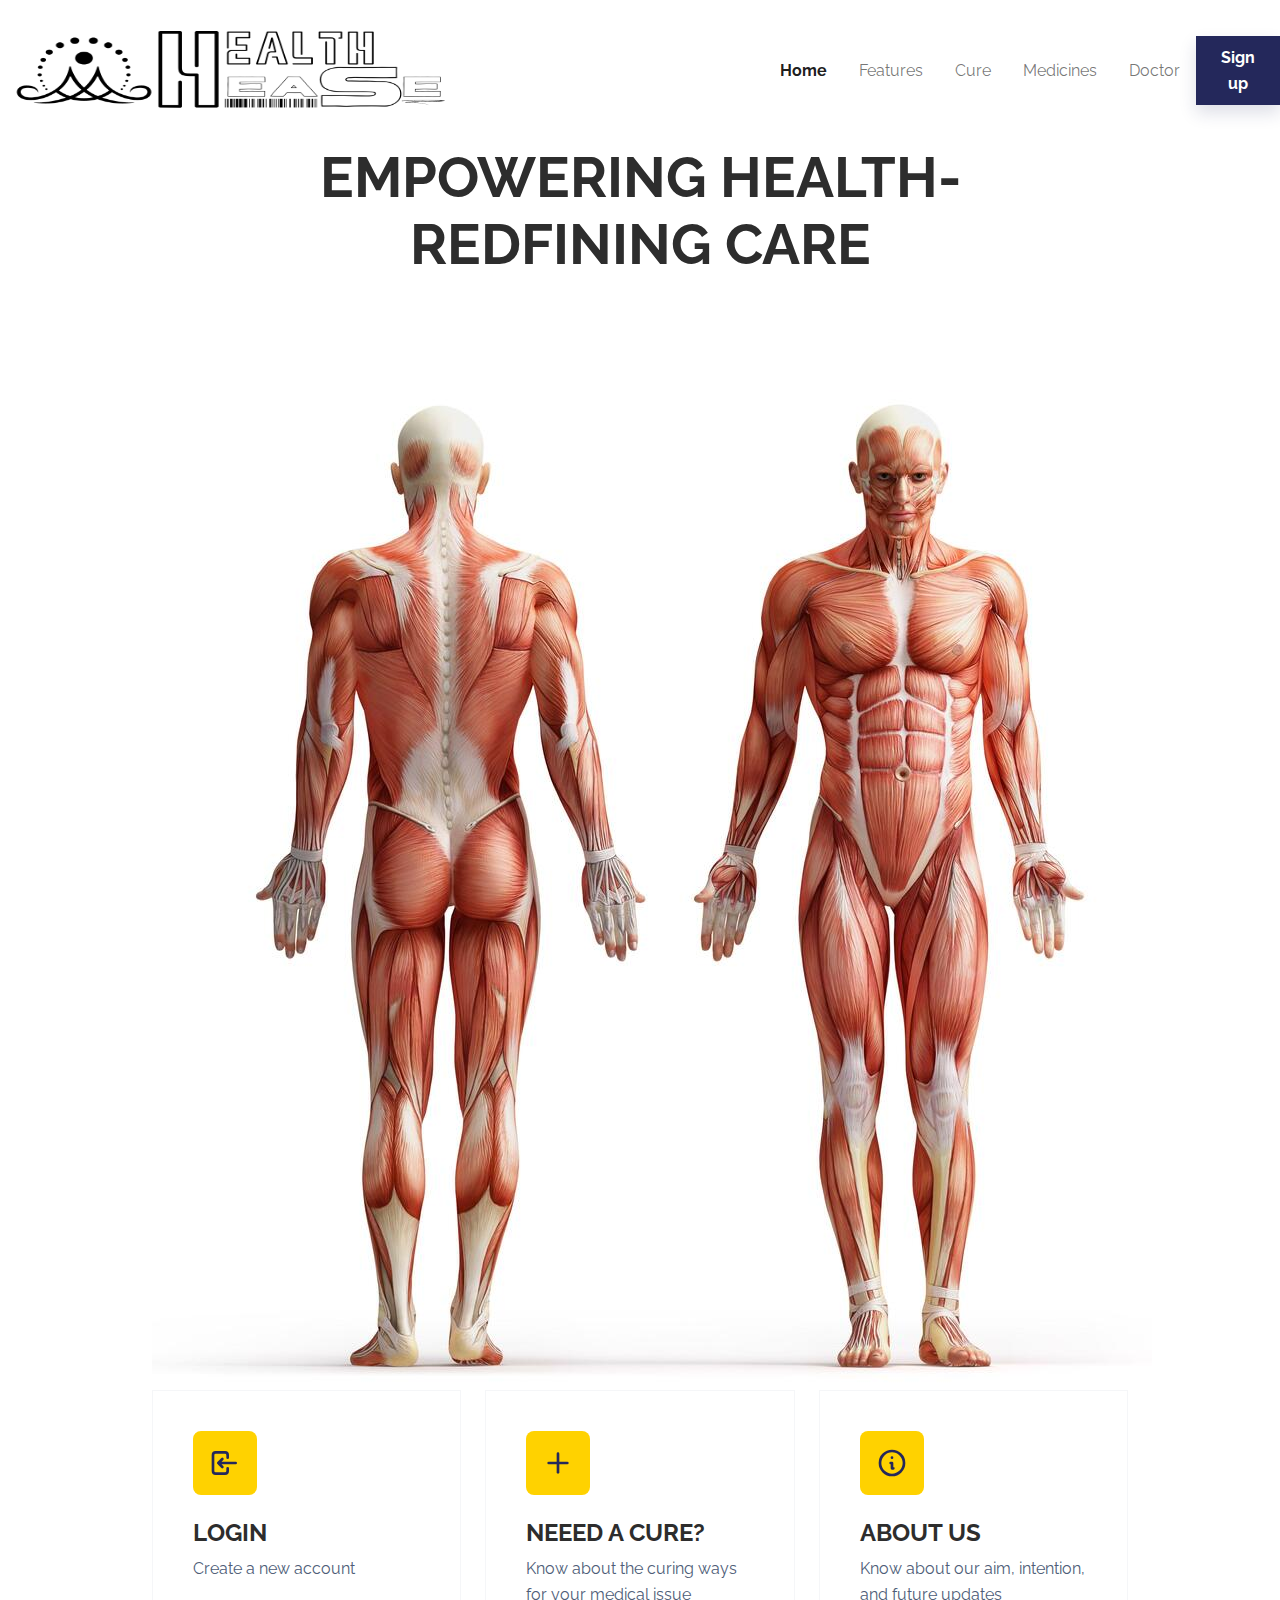
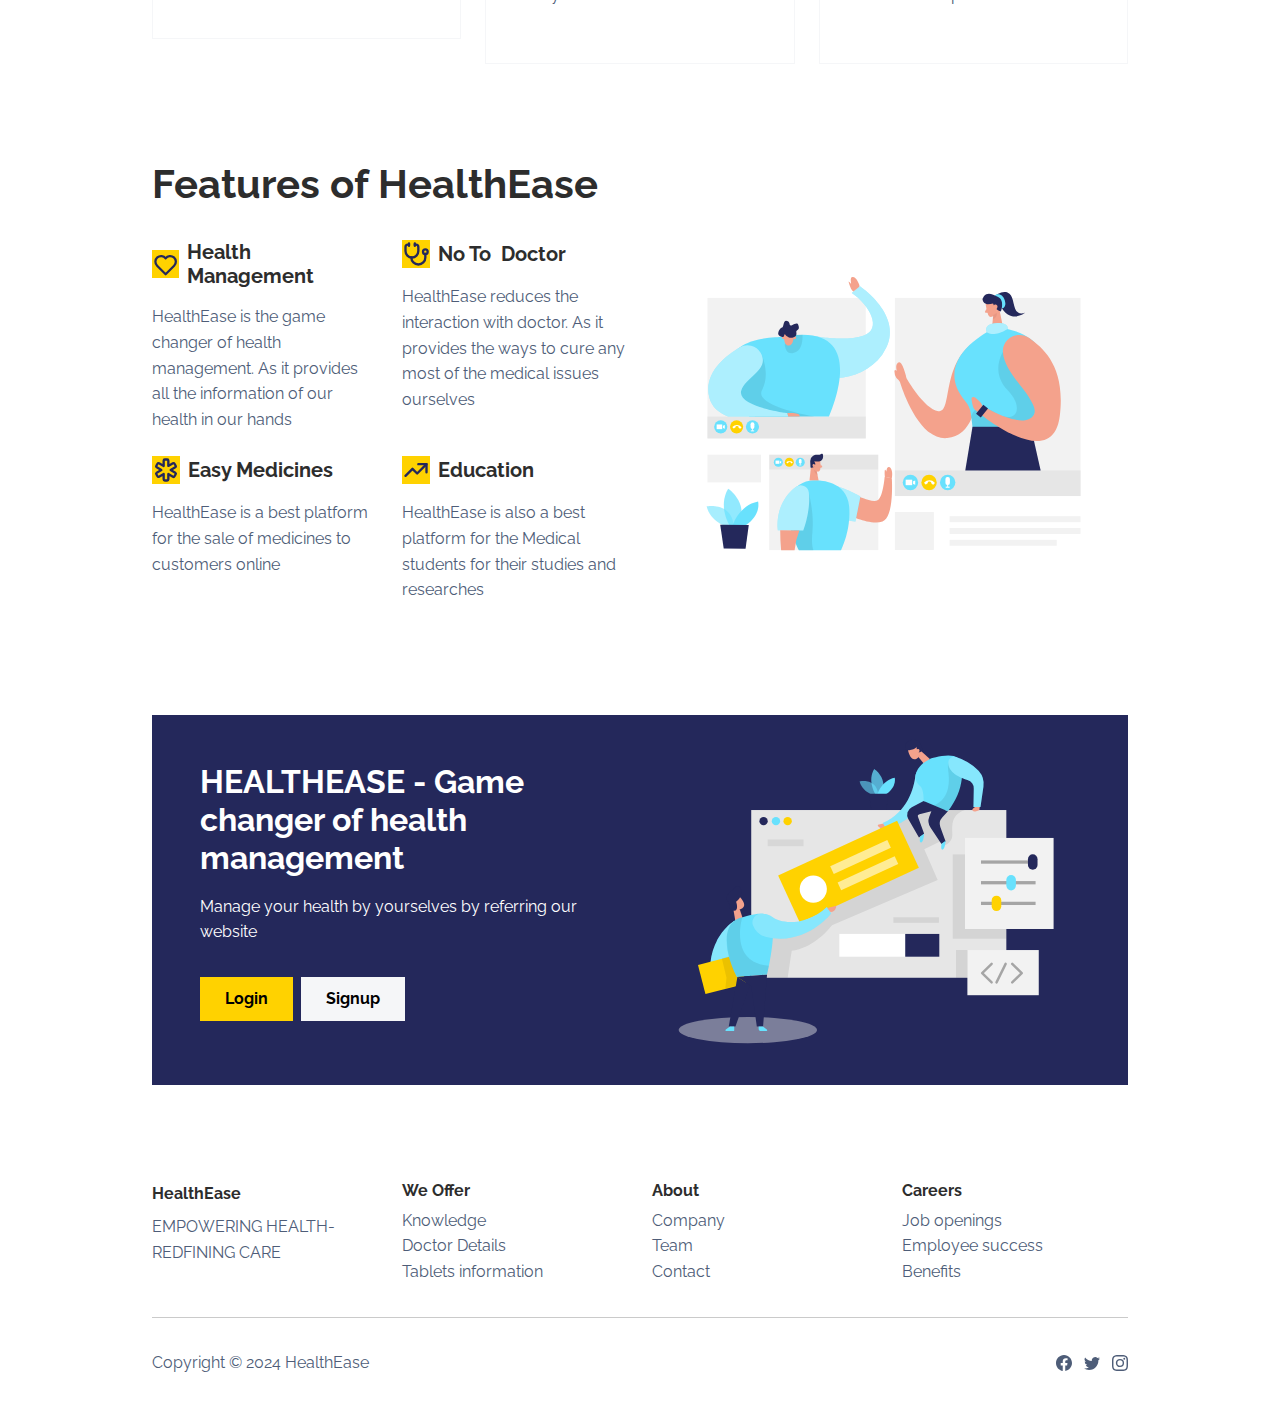
<file: index.html>
<!DOCTYPE html>
<html lang="en">

<head>
    <meta charset="utf-8">
    <meta name="viewport" content="width=device-width, initial-scale=1.0, shrink-to-fit=no">
    <title>Home - HealthEase</title>
    <link rel="stylesheet" href="assets/bootstrap/css/bootstrap.min.css">
    <link rel="stylesheet" href="https://fonts.googleapis.com/css?family=Raleway:300italic,400italic,600italic,700italic,800italic,400,300,600,700,800&amp;display=swap">
</head>

<body>
    <nav class="navbar navbar-light navbar-expand-md fixed-top navbar-shrink py-3" id="mainNav">
        <div class="container">
            <a class="navbar-brand d-flex align-items-center" href="/">
                <img src="assets/img/logo.png" loading="lazy" width="436" height="100" alt=""  class="image" />
            </a>
            <button data-bs-toggle="collapse" class="navbar-toggler" data-bs-target="#navcol-1">
                <span class="visually-hidden">Toggle navigation</span>
                <span class="navbar-toggler-icon"></span>
            </button>
        </div>
                    <div class="collapse navbar-collapse" id="navcol-1">
                <ul class="navbar-nav mx-auto">
                    <li class="nav-item"><a class="nav-link active" href="index.html">Home</a></li>
                    <li class="nav-item"><a class="nav-link" href="features.html">Features</a></li>
                    <li class="nav-item"><a class="nav-link" href="integrations.html">Cure</a></li>
                    <li class="nav-item"><a class="nav-link" href="pricing.html">Medicines</a></li>
                    <li class="nav-item"><a class="nav-link" href="contacts.html">Doctor</a></li>
                </ul><a class="btn btn-primary shadow" role="button" href="signup.html">Sign up</a>
            </div>
        </div>
    </nav>
    <header class="pt-5">
        <div class="container pt-4 pt-xl-5">
            <div class="row pt-5">
                <div class="col-md-8 text-center text-md-start mx-auto">
                    <div class="text-center">
                        <h1 class="display-4 fw-bold mb-5">EMPOWERING HEALTH-REDFINING CARE</h1>
                        <form class="d-flex justify-content-center flex-wrap" method="post">
                            <div class="shadow-lg mb-3"></div>
                            <div class="shadow-lg mb-3"></div>
                        </form>
                    </div>
                </div>
            </div>
        </div>
    </header>
    <section>
        <div class="container py-4 py-xl-5">
            <section></section><body>
    <center>
      <img src="assets/img/humanbody.jpg" usemap="#image-map">
      <map name="image-map">
        <area target="" alt="Leg" title="Leg" href="popup-main/popup/leg.html" coords="743,913,670,730" shape="rect">
        <area target="" alt="Leg" title="Leg" href="popup-main/popup/leg.html" coords="823,732,762,913" shape="rect">
        <area target="" alt="Foot-Finger" title="Foot-Finger" href="popup-main/popup/footfinger.html" coords="685,959,738,977" shape="rect">
        <area target="" alt="Foot-Finger" title="Foot-Finger" href="popup-main/popup/footfinger.html" coords="796,963,840,976" shape="rect">
        <area target="" alt="Thigh" title="Thigh" href="popup-main/popup/thigh.html" coords="648,498,837,662" shape="rect">
        <area target="" alt="Belly" title="Belly" href="popup-main/popup/belly.html" coords="664,296,818,437" shape="rect">
        <area target="" alt="Knee" title="Knee" href="popup-main/popup/knee.html" coords="700,707,22" shape="circle">
        <area target="" alt="Knee" title="Knee" href="popup-main/popup/knee.html" coords="790,707,25" shape="circle">
        <area target="" alt="Hip" title="Hip" href="popup-main/popup/hip.html" coords="258,489,45" shape="circle">
        <area target="" alt="Hip" title="Hip" href="popup-main/popup/hip.html" coords="336,489,46" shape="circle">
        <area target="" alt="Chest" title="Chest" href="popup-main/popup/chest.html" coords="662,202,829,279" shape="rect">
        <area target="" alt="Head" title="Head" href="popup-main/popup/head.html" coords="289,55,40" shape="circle">
        <area target="" alt="Back" title="Back" href="popup-main/popup/back.html" coords="218,175,364,406" shape="rect">
        <area target="" alt="Leg" title="Leg" href="popup-main/popup/leg.html" coords="300,533,383,973" shape="rect">
        <area target="" alt="Leg" title="Leg" href="popup-main/popup/leg.html" coords="294,972,200,537" shape="rect">
        <area target="" alt="Hand" title="Hand" href="popup-main/popup/hand.html" coords="172,179,204,198,202,251,201,306,199,350,174,459,166,551,133,563,108,507,143,453,158,204" shape="poly">
        <area target="" alt="Hand" title="Hand" href="popup-main/popup/hand.html" coords="384,204,411,182,427,254,436,314,450,404,465,464,490,508,483,555,471,566,459,563,446,546,412,418,393,368,380,282" shape="poly">
        <area target="" alt="Head" title="Head" href="popup-main/popup/head.html" coords="708,44,751,46,789,46,771,21,744,13,717,25" shape="poly">
        <area target="" alt="Forehead" title="Forehead" href="popup-main/popup/forehead.html" coords="709,47,784,47,787,68,709,66" shape="poly">
        <area target="" alt="Lower-Abdominal" title="Lower-Abdominal" href="popup-main/popup/lowerabdominal.html" coords="699,441,796,439,786,460,762,497,721,497,710,471" shape="poly">
        <area target="" alt="Finger" title="Finger" href="popup-main/popup/finger.html" coords="865,516,920,565" shape="rect">
        <area target="" alt="Finger" title="Finger" href="popup-main/popup/finger.html" coords="548,521,597,571" shape="rect">
        <area target="" alt="Foot" title="Foot" href="popup-main/popup/foot.html" coords="692,920,739,957" shape="rect">
        <area target="" alt="Foot" title="Foot" href="popup-main/popup/foot.html" coords="769,922,821,958" shape="rect">
        <area target="" alt="Neck" title="Neck" href="popup-main/popup/neck.html" coords="262,109,315,152" shape="rect">
        <area target="" alt="Palm" title="Palm" href="popup-main/popup/palm.html" coords="869,471,862,486,868,504,892,504,908,498,905,474,891,463" shape="poly">
        <area target="" alt="Palm" title="Palm" href="popup-main/popup/palm.html" coords="566,475,588,475,603,483,603,508,591,518,569,517,561,505,555,495" shape="poly">
        <area target="" alt="Arm" title="Arm" href="popup-main/popup/arm.html" coords="615,218,655,221,657,260,649,315,643,369,626,416,601,460,575,452" shape="poly">
        <area target="" alt="Arm" title="Arm" href="popup-main/popup/arm.html" coords="839,220,879,217,875,240,878,270,891,368,893,449,863,453,832,366,831,270" shape="poly">
        <area target="" alt="Shoulder" title="Shoulder" href="popup-main/popup/shoulder.html" coords="610,216,628,177,660,165,707,146,709,171,687,183,655,203,650,218" shape="poly">
        <area target="" alt="Shoulder" title="Shoulder" href="popup-main/popup/shoulder.html" coords="868,183,876,215,843,218,818,188,777,170,783,149,848,166" shape="poly">
        <area target="" alt="Neck" title="Neck" href="popup-main/popup/neck.html" coords="719,146,773,183" shape="rect">
        <area target="" alt="Eye" title="Eye" href="popup-main/popup/eye.html" coords="723,80,740,80,740,95,726,92" shape="poly">
        <area target="" alt="Eye" title="Eye" href="popup-main/popup/eye.html" coords="757,80,773,80,771,94,757,94" shape="poly">
        <area target="" alt="Ear" title="Ear" href="popup-main/popup/ear.html" coords="784,70,798,105" shape="rect">
        <area target="" alt="Ear" title="Ear" href="popup-main/popup/ear.html" coords="710,72,696,104" shape="rect">
        <area target="" alt="Nose" title="Nose" href="popup-main/popup/nose.html" coords="742,88,758,118" shape="rect">
        <area target="" alt="Lip" title="Lip" href="popup-main/popup/lip.html" coords="735,121,764,133" shape="rect">
        <area target="" alt="Cheek" title="Cheek" href="popup-main/popup/cheek.html" coords="771,108,13" shape="circle">
        <area target="" alt="Cheek" title="Cheek" href="popup-main/popup/cheek.html" coords="729,108,12" shape="circle">
        <area target="" alt="Ear" title="Ear" href="popup-main/popup/ear.html" coords="325,71,340,105" shape="rect">
        <area target="" alt="Ear" title="Ear" href="popup-main/popup/ear.html" coords="237,73,250,101" shape="rect">
        <area target="" alt="Shoulder" title="Shoulder" href="popup-main/popup/shoulder.html" coords="177,175,196,162,252,148,259,173" shape="poly">
        <area target="" alt="Shoulder" title="Shoulder" href="popup-main/popup/shoulder.html" coords="324,140,318,161,365,173,386,197,411,181" shape="poly">
      </map>
    </center>
  </body>
            <div class="row gy-4 row-cols-1 row-cols-md-2 row-cols-lg-3">
                <div class="col">
                    <div class="card border-light border-1 d-flex justify-content-center p-4">
                        <div class="card-body">
                            <div class="bs-icon-lg bs-icon-rounded bs-icon-secondary d-flex flex-shrink-0 justify-content-center align-items-center d-inline-block mb-4 bs-icon"><svg xmlns="http://www.w3.org/2000/svg" width="1em" height="1em" viewBox="0 0 24 24" stroke-width="2" stroke="currentColor" fill="none" stroke-linecap="round" stroke-linejoin="round" class="icon icon-tabler icon-tabler-login">
                                    <path stroke="none" d="M0 0h24v24H0z" fill="none"></path>
                                    <path d="M14 8v-2a2 2 0 0 0 -2 -2h-7a2 2 0 0 0 -2 2v12a2 2 0 0 0 2 2h7a2 2 0 0 0 2 -2v-2"></path>
                                    <path d="M20 12h-13l3 -3m0 6l-3 -3"></path>
                                </svg></div>
                            <div>
                                <h4 class="fw-bold">LOGIN</h4>
                                <p class="text-muted">Create a new account</p>
                            </div>
                        </div>
                    </div>
                </div>
                <div class="col">
                    <div class="card border-light border-1 d-flex justify-content-center p-4">
                        <div class="card-body">
                            <div class="bs-icon-lg bs-icon-rounded bs-icon-secondary d-flex flex-shrink-0 justify-content-center align-items-center d-inline-block mb-4 bs-icon"><svg xmlns="http://www.w3.org/2000/svg" width="1em" height="1em" viewBox="0 0 24 24" stroke-width="2" stroke="currentColor" fill="none" stroke-linecap="round" stroke-linejoin="round" class="icon icon-tabler icon-tabler-plus">
                                    <path stroke="none" d="M0 0h24v24H0z" fill="none"></path>
                                    <line x1="12" y1="5" x2="12" y2="19"></line>
                                    <line x1="5" y1="12" x2="19" y2="12"></line>
                                </svg></div>
                            <div>
                                <h4 class="fw-bold">NEEED A CURE?</h4>
                                <p class="text-muted">Know about the curing ways for your medical issue</p>
                            </div>
                        </div>
                    </div>
                </div>
                <div class="col">
                    <div class="card border-light border-1 d-flex justify-content-center p-4">
                        <div class="card-body">
                            <div class="bs-icon-lg bs-icon-rounded bs-icon-secondary d-flex flex-shrink-0 justify-content-center align-items-center d-inline-block mb-4 bs-icon"><svg xmlns="http://www.w3.org/2000/svg" width="1em" height="1em" viewBox="0 0 24 24" stroke-width="2" stroke="currentColor" fill="none" stroke-linecap="round" stroke-linejoin="round" class="icon icon-tabler icon-tabler-info-circle">
                                    <path stroke="none" d="M0 0h24v24H0z" fill="none"></path>
                                    <circle cx="12" cy="12" r="9"></circle>
                                    <line x1="12" y1="8" x2="12.01" y2="8"></line>
                                    <polyline points="11 12 12 12 12 16 13 16"></polyline>
                                </svg></div>
                            <div>
                                <h4 class="fw-bold">ABOUT US</h4>
                                <p class="text-muted">Know about our aim, intention, and future updates&nbsp;</p>
                            </div>
                        </div>
                    </div>
                </div>
            </div>
            <div class="row"></div>
        </div>
    </section>
    <section>
        <div class="container py-4 py-xl-5">
            <div class="row">
                <div class="col-md-6">
                    <h3 class="display-6 fw-bold pb-md-4">Features of HealthEase</h3>
                </div>
            </div>
            <div class="row gy-4 gy-md-0">
                <div class="col-md-6 d-flex d-sm-flex d-md-flex justify-content-center align-items-center justify-content-md-start align-items-md-center justify-content-xl-center">
                    <div>
                        <div class="row gy-2 row-cols-1 row-cols-sm-2">
                            <div class="col text-center text-md-start">
                                <div class="d-flex justify-content-center align-items-center justify-content-md-start"><svg xmlns="http://www.w3.org/2000/svg" width="1em" height="1em" viewBox="0 0 24 24" stroke-width="2" stroke="currentColor" fill="none" stroke-linecap="round" stroke-linejoin="round" class="icon icon-tabler icon-tabler-heart fs-3 text-primary bg-warning">
                                        <path stroke="none" d="M0 0h24v24H0z" fill="none"></path>
                                        <path d="M19.5 13.572l-7.5 7.428l-7.5 -7.428m0 0a5 5 0 1 1 7.5 -6.566a5 5 0 1 1 7.5 6.572"></path>
                                    </svg>
                                    <h5 class="fw-bold mb-0 ms-2">Health Management</h5>
                                </div>
                                <p class="text-muted my-3">HealthEase is the game changer of health management. As it provides all the information of our health in our hands</p>
                            </div>
                            <div class="col text-center text-md-start">
                                <div class="d-flex justify-content-center align-items-center justify-content-md-start"><svg xmlns="http://www.w3.org/2000/svg" width="1em" height="1em" viewBox="0 0 24 24" stroke-width="2" stroke="currentColor" fill="none" stroke-linecap="round" stroke-linejoin="round" class="icon icon-tabler icon-tabler-sthetoscope fs-3 text-primary bg-warning">
                                        <path stroke="none" d="M0 0h24v24H0z" fill="none"></path>
                                        <path d="M6 4h-1a2 2 0 0 0 -2 2v3.5h0a5.5 5.5 0 0 0 11 0v-3.5a2 2 0 0 0 -2 -2h-1h0"></path>
                                        <path d="M8 15a6 6 0 1 0 12 0v-3"></path>
                                        <path d="M11 3v2"></path>
                                        <path d="M6 3v2"></path>
                                        <circle cx="20" cy="10" r="2"></circle>
                                    </svg>
                                    <h5 class="fw-bold mb-0 ms-2">No To&nbsp; Doctor</h5>
                                </div>
                                <p class="text-muted my-3">HealthEase reduces the interaction with doctor. As it provides the ways to cure any most of the medical issues ourselves</p>
                            </div>
                            <div class="col text-center text-md-start">
                                <div class="d-flex justify-content-center align-items-center justify-content-md-start"><svg xmlns="http://www.w3.org/2000/svg" width="1em" height="1em" viewBox="0 0 24 24" stroke-width="2" stroke="currentColor" fill="none" stroke-linecap="round" stroke-linejoin="round" class="icon icon-tabler icon-tabler-medical-cross fs-3 text-primary bg-warning">
                                        <path stroke="none" d="M0 0h24v24H0z" fill="none"></path>
                                        <path d="M13 3a1 1 0 0 1 1 1v4.535l3.928 -2.267a1 1 0 0 1 1.366 .366l1 1.732a1 1 0 0 1 -.366 1.366l-3.927 2.268l3.927 2.269a1 1 0 0 1 .366 1.366l-1 1.732a1 1 0 0 1 -1.366 .366l-3.928 -2.269v4.536a1 1 0 0 1 -1 1h-2a1 1 0 0 1 -1 -1v-4.536l-3.928 2.268a1 1 0 0 1 -1.366 -.366l-1 -1.732a1 1 0 0 1 .366 -1.366l3.927 -2.268l-3.927 -2.268a1 1 0 0 1 -.366 -1.366l1 -1.732a1 1 0 0 1 1.366 -.366l3.928 2.267v-4.535a1 1 0 0 1 1 -1h2z"></path>
                                    </svg>
                                    <h5 class="fw-bold mb-0 ms-2">Easy Medicines</h5>
                                </div>
                                <p class="text-muted my-3">HealthEase is a best platform for the sale of medicines to customers online</p>
                            </div>
                            <div class="col text-center text-md-start">
                                <div class="d-flex justify-content-center align-items-center justify-content-md-start"><svg xmlns="http://www.w3.org/2000/svg" width="1em" height="1em" viewBox="0 0 24 24" stroke-width="2" stroke="currentColor" fill="none" stroke-linecap="round" stroke-linejoin="round" class="icon icon-tabler icon-tabler-trending-up fs-3 text-primary bg-warning">
                                        <path stroke="none" d="M0 0h24v24H0z" fill="none"></path>
                                        <polyline points="3 17 9 11 13 15 21 7"></polyline>
                                        <polyline points="14 7 21 7 21 14"></polyline>
                                    </svg>
                                    <h5 class="fw-bold mb-0 ms-2">Education</h5>
                                </div>
                                <p class="text-muted my-3">HealthEase is also a best platform for the Medical students for their studies and researches</p>
                            </div>
                        </div>
                    </div>
                </div>
                <div class="col-md-6 order-first order-md-last">
                    <div><img class="rounded img-fluid w-100 fit-cover" style="min-height: 300px;" src="assets/img/illustrations/video-call.svg"></div>
                </div>
            </div>
        </div>
    </section>
    <section></section>
    <section class="py-4 py-xl-5">
        <div class="container">
            <div class="bg-primary border rounded border-0 border-primary overflow-hidden">
                <div class="row g-0">
                    <div class="col-md-6 d-flex flex-column justify-content-center">
                        <div class="text-white p-4 p-md-5">
                            <h2 class="fw-bold text-white mb-3">HEALTHEASE - Game changer of health management</h2>
                            <p class="mb-4">Manage your health by yourselves by referring our website</p>
                            <div class="my-3"><a class="btn btn-warning me-2 mt-2" role="button" href="login.html">Login</a><a class="btn btn-light mt-2" role="button" href="signup.html">Signup</a></div>
                        </div>
                    </div>
                    <div class="col-md-6 order-first order-md-last" style="min-height: 250px;"><img class="w-100 h-100 fit-contain pt-5 pt-md-0" src="assets/img/illustrations/web-development.svg"></div>
                </div>
            </div>
        </div>
    </section>
    <footer>
        <div class="container py-4 py-lg-5">
            <div class="row row-cols-2 row-cols-md-4">
                <div class="col-12 col-md-3">
                    <div class="fw-bold d-flex align-items-center mb-2"><span>HealthEase</span></div>
                    <p class="text-muted">EMPOWERING HEALTH-REDFINING CARE</p>
                </div>
                <div class="col-sm-4 col-md-3 text-lg-start d-flex flex-column">
                    <h3 class="fs-6 fw-bold">We Offer</h3>
                    <ul class="list-unstyled">
                        <li><a href="#">Knowledge</a></li>
                        <li><a href="#">Doctor Details </a></li>
                        <li><a href="#">Tablets information</a></li>
                    </ul>
                </div>
                <div class="col-sm-4 col-md-3 text-lg-start d-flex flex-column">
                    <h3 class="fs-6 fw-bold">About</h3>
                    <ul class="list-unstyled">
                        <li><a href="#">Company</a></li>
                        <li><a href="#">Team</a></li>
                        <li><a href="#">Contact</a></li>
                    </ul>
                </div>
                <div class="col-sm-4 col-md-3 text-lg-start d-flex flex-column">
                    <h3 class="fs-6 fw-bold">Careers</h3>
                    <ul class="list-unstyled">
                        <li><a href="#">Job openings</a></li>
                        <li><a href="#">Employee success</a></li>
                        <li><a href="#">Benefits</a></li>
                    </ul>
                </div>
            </div>
            <hr>
            <div class="text-muted d-flex justify-content-between align-items-center pt-3">
                <p class="mb-0">Copyright © 2024 HealthEase</p>
                <ul class="list-inline mb-0">
                    <li class="list-inline-item"><svg xmlns="http://www.w3.org/2000/svg" width="1em" height="1em" fill="currentColor" viewBox="0 0 16 16" class="bi bi-facebook">
                            <path d="M16 8.049c0-4.446-3.582-8.05-8-8.05C3.58 0-.002 3.603-.002 8.05c0 4.017 2.926 7.347 6.75 7.951v-5.625h-2.03V8.05H6.75V6.275c0-2.017 1.195-3.131 3.022-3.131.876 0 1.791.157 1.791.157v1.98h-1.009c-.993 0-1.303.621-1.303 1.258v1.51h2.218l-.354 2.326H9.25V16c3.824-.604 6.75-3.934 6.75-7.951z"></path>
                        </svg></li>
                    <li class="list-inline-item"><svg xmlns="http://www.w3.org/2000/svg" width="1em" height="1em" fill="currentColor" viewBox="0 0 16 16" class="bi bi-twitter">
                            <path d="M5.026 15c6.038 0 9.341-5.003 9.341-9.334 0-.14 0-.282-.006-.422A6.685 6.685 0 0 0 16 3.542a6.658 6.658 0 0 1-1.889.518 3.301 3.301 0 0 0 1.447-1.817 6.533 6.533 0 0 1-2.087.793A3.286 3.286 0 0 0 7.875 6.03a9.325 9.325 0 0 1-6.767-3.429 3.289 3.289 0 0 0 1.018 4.382A3.323 3.323 0 0 1 .64 6.575v.045a3.288 3.288 0 0 0 2.632 3.218 3.203 3.203 0 0 1-.865.115 3.23 3.23 0 0 1-.614-.057 3.283 3.283 0 0 0 3.067 2.277A6.588 6.588 0 0 1 .78 13.58a6.32 6.32 0 0 1-.78-.045A9.344 9.344 0 0 0 5.026 15z"></path>
                        </svg></li>
                    <li class="list-inline-item"><svg xmlns="http://www.w3.org/2000/svg" width="1em" height="1em" fill="currentColor" viewBox="0 0 16 16" class="bi bi-instagram">
                            <path d="M8 0C5.829 0 5.556.01 4.703.048 3.85.088 3.269.222 2.76.42a3.917 3.917 0 0 0-1.417.923A3.927 3.927 0 0 0 .42 2.76C.222 3.268.087 3.85.048 4.7.01 5.555 0 5.827 0 8.001c0 2.172.01 2.444.048 3.297.04.852.174 1.433.372 1.942.205.526.478.972.923 1.417.444.445.89.719 1.416.923.51.198 1.09.333 1.942.372C5.555 15.99 5.827 16 8 16s2.444-.01 3.298-.048c.851-.04 1.434-.174 1.943-.372a3.916 3.916 0 0 0 1.416-.923c.445-.445.718-.891.923-1.417.197-.509.332-1.09.372-1.942C15.99 10.445 16 10.173 16 8s-.01-2.445-.048-3.299c-.04-.851-.175-1.433-.372-1.941a3.926 3.926 0 0 0-.923-1.417A3.911 3.911 0 0 0 13.24.42c-.51-.198-1.092-.333-1.943-.372C10.443.01 10.172 0 7.998 0h.003zm-.717 1.442h.718c2.136 0 2.389.007 3.232.046.78.035 1.204.166 1.486.275.373.145.64.319.92.599.28.28.453.546.598.92.11.281.24.705.275 1.485.039.843.047 1.096.047 3.231s-.008 2.389-.047 3.232c-.035.78-.166 1.203-.275 1.485a2.47 2.47 0 0 1-.599.919c-.28.28-.546.453-.92.598-.28.11-.704.24-1.485.276-.843.038-1.096.047-3.232.047s-2.39-.009-3.233-.047c-.78-.036-1.203-.166-1.485-.276a2.478 2.478 0 0 1-.92-.598 2.48 2.48 0 0 1-.6-.92c-.109-.281-.24-.705-.275-1.485-.038-.843-.046-1.096-.046-3.233 0-2.136.008-2.388.046-3.231.036-.78.166-1.204.276-1.486.145-.373.319-.64.599-.92.28-.28.546-.453.92-.598.282-.11.705-.24 1.485-.276.738-.034 1.024-.044 2.515-.045v.002zm4.988 1.328a.96.96 0 1 0 0 1.92.96.96 0 0 0 0-1.92zm-4.27 1.122a4.109 4.109 0 1 0 0 8.217 4.109 4.109 0 0 0 0-8.217zm0 1.441a2.667 2.667 0 1 1 0 5.334 2.667 2.667 0 0 1 0-5.334z"></path>
                        </svg></li>
                </ul>
            </div>
        </div>
    </footer>
    <script src="assets/bootstrap/js/bootstrap.min.js"></script>
    <script src="assets/js/startup-modern.js"></script>
</body>

</html>
</file>
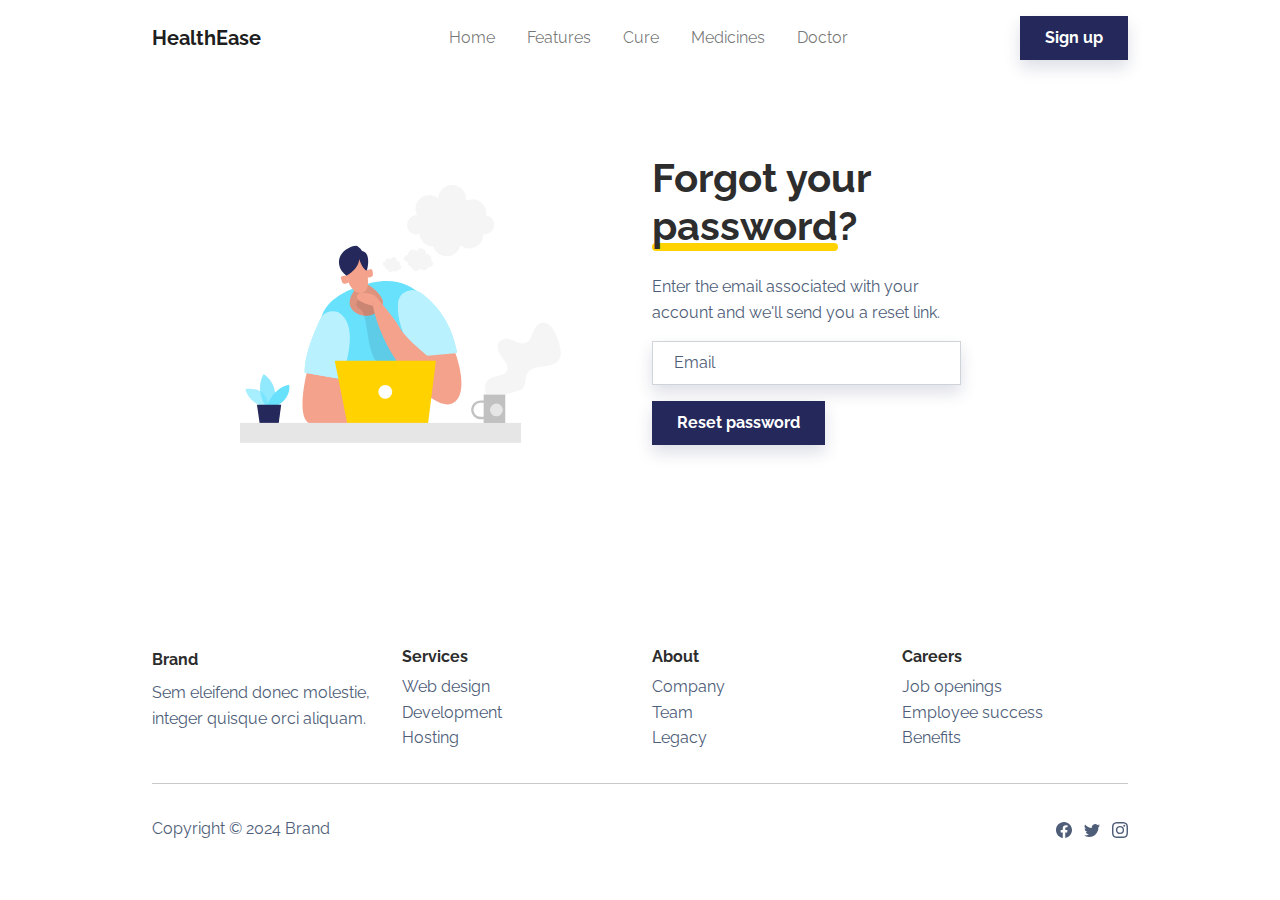
<file: forgotten-password.html>
<!DOCTYPE html>
<html lang="en">

<head>
    <meta charset="utf-8">
    <meta name="viewport" content="width=device-width, initial-scale=1.0, shrink-to-fit=no">
    <title>Forgotten Password - Brand</title>
    <link rel="stylesheet" href="assets/bootstrap/css/bootstrap.min.css">
    <link rel="stylesheet" href="https://fonts.googleapis.com/css?family=Raleway:300italic,400italic,600italic,700italic,800italic,400,300,600,700,800&amp;display=swap">
</head>

<body>
    <nav class="navbar navbar-light navbar-expand-md fixed-top navbar-shrink py-3" id="mainNav">
        <div class="container"><a class="navbar-brand d-flex align-items-center" href="/"><span>HealthEase</span></a><button data-bs-toggle="collapse" class="navbar-toggler" data-bs-target="#navcol-1"><span class="visually-hidden">Toggle navigation</span><span class="navbar-toggler-icon"></span></button>
            <div class="collapse navbar-collapse" id="navcol-1">
                <ul class="navbar-nav mx-auto">
                    <li class="nav-item"><a class="nav-link" href="index.html">Home</a></li>
                    <li class="nav-item"><a class="nav-link" href="features.html">Features</a></li>
                    <li class="nav-item"><a class="nav-link" href="integrations.html">Cure</a></li>
                    <li class="nav-item"><a class="nav-link" href="pricing.html">Medicines</a></li>
                    <li class="nav-item"><a class="nav-link" href="contacts.html">Doctor</a></li>
                </ul><a class="btn btn-primary shadow" role="button" href="signup.html">Sign up</a>
            </div>
        </div>
    </nav>
    <section class="py-4 py-md-5 mt-5">
        <div class="container py-md-5">
            <div class="row d-flex align-items-center">
                <div class="col-md-6 text-center"><img class="img-fluid w-100" src="assets/img/illustrations/desk.svg"></div>
                <div class="col-md-5 col-xl-4 text-center text-md-start">
                    <h2 class="display-6 fw-bold mb-4">Forgot your <span class="underline">password</span>?</h2>
                    <p class="text-muted">Enter the email associated with your account and we'll send you a reset link.</p>
                    <form method="post">
                        <div class="mb-3"><input class="shadow form-control" type="email" name="email" placeholder="Email"></div>
                        <div class="mb-5"><button class="btn btn-primary shadow" type="submit">Reset password</button></div>
                    </form>
                </div>
            </div>
        </div>
    </section>
    <footer>
        <div class="container py-4 py-lg-5">
            <div class="row row-cols-2 row-cols-md-4">
                <div class="col-12 col-md-3">
                    <div class="fw-bold d-flex align-items-center mb-2"><span>Brand</span></div>
                    <p class="text-muted">Sem eleifend donec molestie, integer quisque orci aliquam.</p>
                </div>
                <div class="col-sm-4 col-md-3 text-lg-start d-flex flex-column">
                    <h3 class="fs-6 fw-bold">Services</h3>
                    <ul class="list-unstyled">
                        <li><a href="#">Web design</a></li>
                        <li><a href="#">Development</a></li>
                        <li><a href="#">Hosting</a></li>
                    </ul>
                </div>
                <div class="col-sm-4 col-md-3 text-lg-start d-flex flex-column">
                    <h3 class="fs-6 fw-bold">About</h3>
                    <ul class="list-unstyled">
                        <li><a href="#">Company</a></li>
                        <li><a href="#">Team</a></li>
                        <li><a href="#">Legacy</a></li>
                    </ul>
                </div>
                <div class="col-sm-4 col-md-3 text-lg-start d-flex flex-column">
                    <h3 class="fs-6 fw-bold">Careers</h3>
                    <ul class="list-unstyled">
                        <li><a href="#">Job openings</a></li>
                        <li><a href="#">Employee success</a></li>
                        <li><a href="#">Benefits</a></li>
                    </ul>
                </div>
            </div>
            <hr>
            <div class="text-muted d-flex justify-content-between align-items-center pt-3">
                <p class="mb-0">Copyright © 2024 Brand</p>
                <ul class="list-inline mb-0">
                    <li class="list-inline-item"><svg xmlns="http://www.w3.org/2000/svg" width="1em" height="1em" fill="currentColor" viewBox="0 0 16 16" class="bi bi-facebook">
                            <path d="M16 8.049c0-4.446-3.582-8.05-8-8.05C3.58 0-.002 3.603-.002 8.05c0 4.017 2.926 7.347 6.75 7.951v-5.625h-2.03V8.05H6.75V6.275c0-2.017 1.195-3.131 3.022-3.131.876 0 1.791.157 1.791.157v1.98h-1.009c-.993 0-1.303.621-1.303 1.258v1.51h2.218l-.354 2.326H9.25V16c3.824-.604 6.75-3.934 6.75-7.951z"></path>
                        </svg></li>
                    <li class="list-inline-item"><svg xmlns="http://www.w3.org/2000/svg" width="1em" height="1em" fill="currentColor" viewBox="0 0 16 16" class="bi bi-twitter">
                            <path d="M5.026 15c6.038 0 9.341-5.003 9.341-9.334 0-.14 0-.282-.006-.422A6.685 6.685 0 0 0 16 3.542a6.658 6.658 0 0 1-1.889.518 3.301 3.301 0 0 0 1.447-1.817 6.533 6.533 0 0 1-2.087.793A3.286 3.286 0 0 0 7.875 6.03a9.325 9.325 0 0 1-6.767-3.429 3.289 3.289 0 0 0 1.018 4.382A3.323 3.323 0 0 1 .64 6.575v.045a3.288 3.288 0 0 0 2.632 3.218 3.203 3.203 0 0 1-.865.115 3.23 3.23 0 0 1-.614-.057 3.283 3.283 0 0 0 3.067 2.277A6.588 6.588 0 0 1 .78 13.58a6.32 6.32 0 0 1-.78-.045A9.344 9.344 0 0 0 5.026 15z"></path>
                        </svg></li>
                    <li class="list-inline-item"><svg xmlns="http://www.w3.org/2000/svg" width="1em" height="1em" fill="currentColor" viewBox="0 0 16 16" class="bi bi-instagram">
                            <path d="M8 0C5.829 0 5.556.01 4.703.048 3.85.088 3.269.222 2.76.42a3.917 3.917 0 0 0-1.417.923A3.927 3.927 0 0 0 .42 2.76C.222 3.268.087 3.85.048 4.7.01 5.555 0 5.827 0 8.001c0 2.172.01 2.444.048 3.297.04.852.174 1.433.372 1.942.205.526.478.972.923 1.417.444.445.89.719 1.416.923.51.198 1.09.333 1.942.372C5.555 15.99 5.827 16 8 16s2.444-.01 3.298-.048c.851-.04 1.434-.174 1.943-.372a3.916 3.916 0 0 0 1.416-.923c.445-.445.718-.891.923-1.417.197-.509.332-1.09.372-1.942C15.99 10.445 16 10.173 16 8s-.01-2.445-.048-3.299c-.04-.851-.175-1.433-.372-1.941a3.926 3.926 0 0 0-.923-1.417A3.911 3.911 0 0 0 13.24.42c-.51-.198-1.092-.333-1.943-.372C10.443.01 10.172 0 7.998 0h.003zm-.717 1.442h.718c2.136 0 2.389.007 3.232.046.78.035 1.204.166 1.486.275.373.145.64.319.92.599.28.28.453.546.598.92.11.281.24.705.275 1.485.039.843.047 1.096.047 3.231s-.008 2.389-.047 3.232c-.035.78-.166 1.203-.275 1.485a2.47 2.47 0 0 1-.599.919c-.28.28-.546.453-.92.598-.28.11-.704.24-1.485.276-.843.038-1.096.047-3.232.047s-2.39-.009-3.233-.047c-.78-.036-1.203-.166-1.485-.276a2.478 2.478 0 0 1-.92-.598 2.48 2.48 0 0 1-.6-.92c-.109-.281-.24-.705-.275-1.485-.038-.843-.046-1.096-.046-3.233 0-2.136.008-2.388.046-3.231.036-.78.166-1.204.276-1.486.145-.373.319-.64.599-.92.28-.28.546-.453.92-.598.282-.11.705-.24 1.485-.276.738-.034 1.024-.044 2.515-.045v.002zm4.988 1.328a.96.96 0 1 0 0 1.92.96.96 0 0 0 0-1.92zm-4.27 1.122a4.109 4.109 0 1 0 0 8.217 4.109 4.109 0 0 0 0-8.217zm0 1.441a2.667 2.667 0 1 1 0 5.334 2.667 2.667 0 0 1 0-5.334z"></path>
                        </svg></li>
                </ul>
            </div>
        </div>
    </footer>
    <script src="assets/bootstrap/js/bootstrap.min.js"></script>
    <script src="assets/js/startup-modern.js"></script>
</body>

</html>
</file>
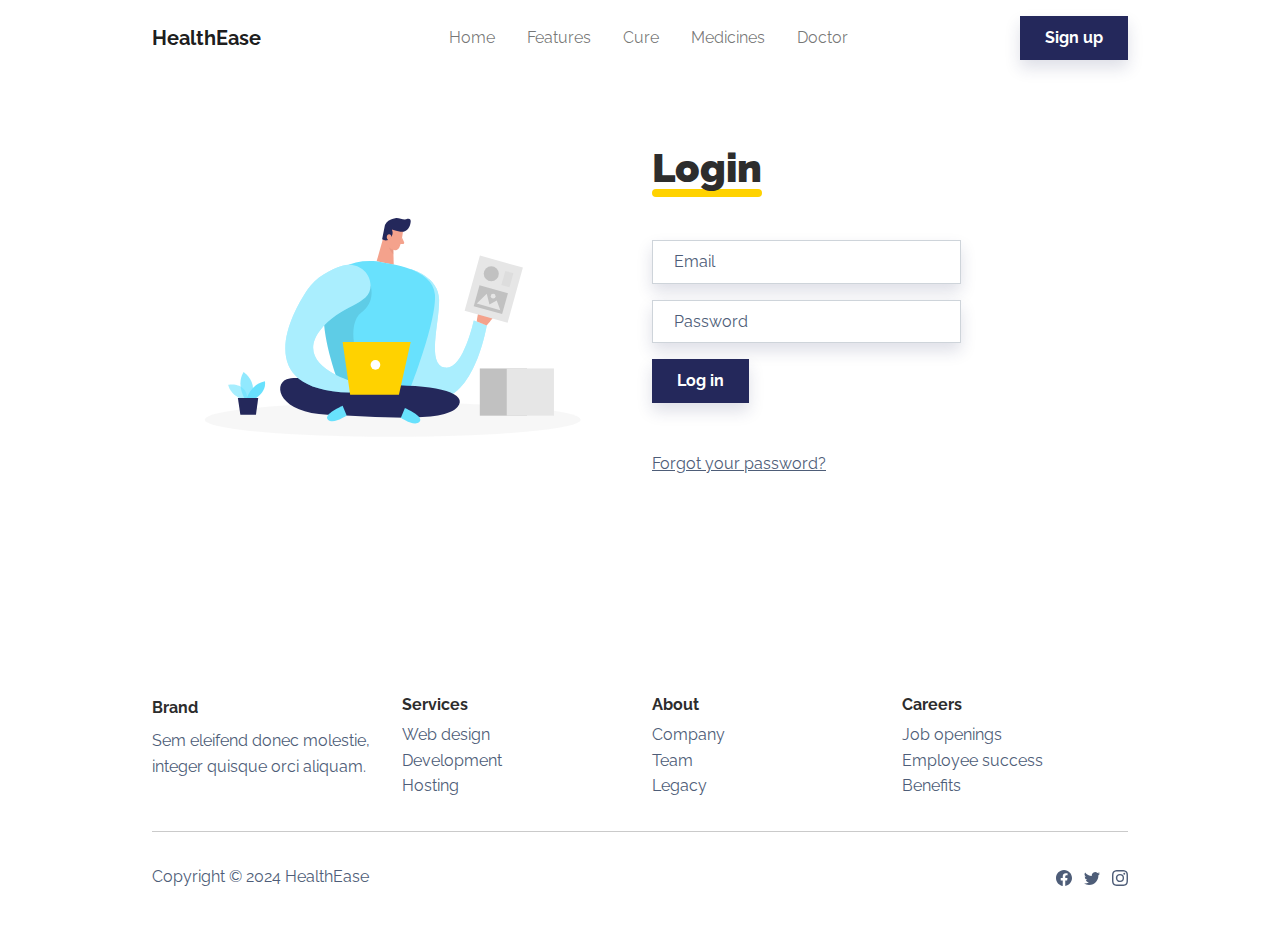
<file: login.html>
<!DOCTYPE html>
<html lang="en">

<head>
    <meta charset="utf-8">
    <meta name="viewport" content="width=device-width, initial-scale=1.0, shrink-to-fit=no">
    <title>Log in - Brand</title>
    <link rel="stylesheet" href="assets/bootstrap/css/bootstrap.min.css">
    <link rel="stylesheet" href="https://fonts.googleapis.com/css?family=Raleway:300italic,400italic,600italic,700italic,800italic,400,300,600,700,800&amp;display=swap">
</head>

<body>
    <nav class="navbar navbar-light navbar-expand-md fixed-top navbar-shrink py-3" id="mainNav">
        <div class="container"><a class="navbar-brand d-flex align-items-center" href="/"><span>HealthEase</span></a><button data-bs-toggle="collapse" class="navbar-toggler" data-bs-target="#navcol-1"><span class="visually-hidden">Toggle navigation</span><span class="navbar-toggler-icon"></span></button>
            <div class="collapse navbar-collapse" id="navcol-1">
                <ul class="navbar-nav mx-auto">
                    <li class="nav-item"><a class="nav-link" href="index.html">Home</a></li>
                    <li class="nav-item"><a class="nav-link" href="features.html">Features</a></li>
                    <li class="nav-item"><a class="nav-link" href="integrations.html">Cure</a></li>
                    <li class="nav-item"><a class="nav-link" href="pricing.html">Medicines</a></li>
                    <li class="nav-item"><a class="nav-link" href="contacts.html">Doctor</a></li>
                </ul><a class="btn btn-primary shadow" role="button" href="signup.html">Sign up</a>
            </div>
        </div>
    </nav>
    <section class="py-4 py-md-5 my-5">
        <div class="container py-md-5">
            <div class="row">
                <div class="col-md-6 text-center"><img class="img-fluid w-100" src="assets/img/illustrations/login.svg"></div>
                <div class="col-md-5 col-xl-4 text-center text-md-start">
                    <h2 class="display-6 fw-bold mb-5"><span class="underline pb-1"><strong>Login</strong><br></span></h2>
                    <form method="post">
                        <div class="mb-3"><input class="shadow form-control" type="email" name="email" placeholder="Email"></div>
                        <div class="mb-3"><input class="shadow form-control" type="password" name="password" placeholder="Password"></div>
                        <div class="mb-5"><button class="btn btn-primary shadow" type="submit">Log in</button></div>
                        <p class="text-muted"><a href="forgotten-password.html">Forgot your password?</a></p>
                    </form>
                </div>
            </div>
        </div>
    </section>
    <footer>
        <div class="container py-4 py-lg-5">
            <div class="row row-cols-2 row-cols-md-4">
                <div class="col-12 col-md-3">
                    <div class="fw-bold d-flex align-items-center mb-2"><span>Brand</span></div>
                    <p class="text-muted">Sem eleifend donec molestie, integer quisque orci aliquam.</p>
                </div>
                <div class="col-sm-4 col-md-3 text-lg-start d-flex flex-column">
                    <h3 class="fs-6 fw-bold">Services</h3>
                    <ul class="list-unstyled">
                        <li><a href="#">Web design</a></li>
                        <li><a href="#">Development</a></li>
                        <li><a href="#">Hosting</a></li>
                    </ul>
                </div>
                <div class="col-sm-4 col-md-3 text-lg-start d-flex flex-column">
                    <h3 class="fs-6 fw-bold">About</h3>
                    <ul class="list-unstyled">
                        <li><a href="#">Company</a></li>
                        <li><a href="#">Team</a></li>
                        <li><a href="#">Legacy</a></li>
                    </ul>
                </div>
                <div class="col-sm-4 col-md-3 text-lg-start d-flex flex-column">
                    <h3 class="fs-6 fw-bold">Careers</h3>
                    <ul class="list-unstyled">
                        <li><a href="#">Job openings</a></li>
                        <li><a href="#">Employee success</a></li>
                        <li><a href="#">Benefits</a></li>
                    </ul>
                </div>
            </div>
            <hr>
            <div class="text-muted d-flex justify-content-between align-items-center pt-3">
                <p class="mb-0">Copyright © 2024 HealthEase</p>
                <ul class="list-inline mb-0">
                    <li class="list-inline-item"><svg xmlns="http://www.w3.org/2000/svg" width="1em" height="1em" fill="currentColor" viewBox="0 0 16 16" class="bi bi-facebook">
                            <path d="M16 8.049c0-4.446-3.582-8.05-8-8.05C3.58 0-.002 3.603-.002 8.05c0 4.017 2.926 7.347 6.75 7.951v-5.625h-2.03V8.05H6.75V6.275c0-2.017 1.195-3.131 3.022-3.131.876 0 1.791.157 1.791.157v1.98h-1.009c-.993 0-1.303.621-1.303 1.258v1.51h2.218l-.354 2.326H9.25V16c3.824-.604 6.75-3.934 6.75-7.951z"></path>
                        </svg></li>
                    <li class="list-inline-item"><svg xmlns="http://www.w3.org/2000/svg" width="1em" height="1em" fill="currentColor" viewBox="0 0 16 16" class="bi bi-twitter">
                            <path d="M5.026 15c6.038 0 9.341-5.003 9.341-9.334 0-.14 0-.282-.006-.422A6.685 6.685 0 0 0 16 3.542a6.658 6.658 0 0 1-1.889.518 3.301 3.301 0 0 0 1.447-1.817 6.533 6.533 0 0 1-2.087.793A3.286 3.286 0 0 0 7.875 6.03a9.325 9.325 0 0 1-6.767-3.429 3.289 3.289 0 0 0 1.018 4.382A3.323 3.323 0 0 1 .64 6.575v.045a3.288 3.288 0 0 0 2.632 3.218 3.203 3.203 0 0 1-.865.115 3.23 3.23 0 0 1-.614-.057 3.283 3.283 0 0 0 3.067 2.277A6.588 6.588 0 0 1 .78 13.58a6.32 6.32 0 0 1-.78-.045A9.344 9.344 0 0 0 5.026 15z"></path>
                        </svg></li>
                    <li class="list-inline-item"><svg xmlns="http://www.w3.org/2000/svg" width="1em" height="1em" fill="currentColor" viewBox="0 0 16 16" class="bi bi-instagram">
                            <path d="M8 0C5.829 0 5.556.01 4.703.048 3.85.088 3.269.222 2.76.42a3.917 3.917 0 0 0-1.417.923A3.927 3.927 0 0 0 .42 2.76C.222 3.268.087 3.85.048 4.7.01 5.555 0 5.827 0 8.001c0 2.172.01 2.444.048 3.297.04.852.174 1.433.372 1.942.205.526.478.972.923 1.417.444.445.89.719 1.416.923.51.198 1.09.333 1.942.372C5.555 15.99 5.827 16 8 16s2.444-.01 3.298-.048c.851-.04 1.434-.174 1.943-.372a3.916 3.916 0 0 0 1.416-.923c.445-.445.718-.891.923-1.417.197-.509.332-1.09.372-1.942C15.99 10.445 16 10.173 16 8s-.01-2.445-.048-3.299c-.04-.851-.175-1.433-.372-1.941a3.926 3.926 0 0 0-.923-1.417A3.911 3.911 0 0 0 13.24.42c-.51-.198-1.092-.333-1.943-.372C10.443.01 10.172 0 7.998 0h.003zm-.717 1.442h.718c2.136 0 2.389.007 3.232.046.78.035 1.204.166 1.486.275.373.145.64.319.92.599.28.28.453.546.598.92.11.281.24.705.275 1.485.039.843.047 1.096.047 3.231s-.008 2.389-.047 3.232c-.035.78-.166 1.203-.275 1.485a2.47 2.47 0 0 1-.599.919c-.28.28-.546.453-.92.598-.28.11-.704.24-1.485.276-.843.038-1.096.047-3.232.047s-2.39-.009-3.233-.047c-.78-.036-1.203-.166-1.485-.276a2.478 2.478 0 0 1-.92-.598 2.48 2.48 0 0 1-.6-.92c-.109-.281-.24-.705-.275-1.485-.038-.843-.046-1.096-.046-3.233 0-2.136.008-2.388.046-3.231.036-.78.166-1.204.276-1.486.145-.373.319-.64.599-.92.28-.28.546-.453.92-.598.282-.11.705-.24 1.485-.276.738-.034 1.024-.044 2.515-.045v.002zm4.988 1.328a.96.96 0 1 0 0 1.92.96.96 0 0 0 0-1.92zm-4.27 1.122a4.109 4.109 0 1 0 0 8.217 4.109 4.109 0 0 0 0-8.217zm0 1.441a2.667 2.667 0 1 1 0 5.334 2.667 2.667 0 0 1 0-5.334z"></path>
                        </svg></li>
                </ul>
            </div>
        </div>
    </footer>
    <script src="assets/bootstrap/js/bootstrap.min.js"></script>
    <script src="assets/js/startup-modern.js"></script>
</body>

</html>
</file>
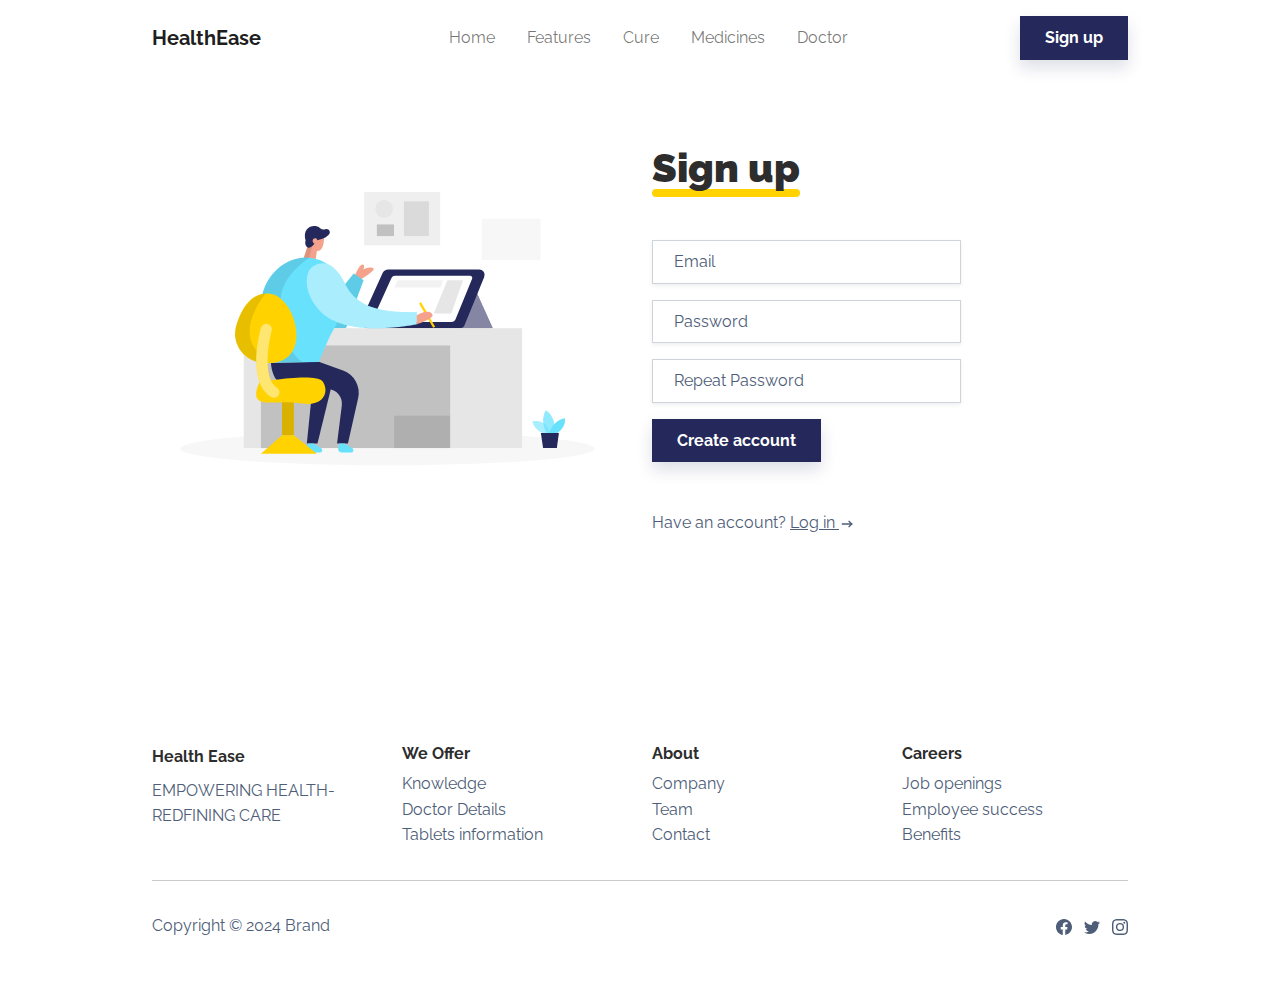
<file: signup.html>
<!DOCTYPE html>
<html lang="en">

<head>
    <meta charset="utf-8">
    <meta name="viewport" content="width=device-width, initial-scale=1.0, shrink-to-fit=no">
    <title>Sign up - Brand</title>
    <link rel="stylesheet" href="assets/bootstrap/css/bootstrap.min.css">
    <link rel="stylesheet" href="https://fonts.googleapis.com/css?family=Raleway:300italic,400italic,600italic,700italic,800italic,400,300,600,700,800&amp;display=swap">
</head>

<body>
    <nav class="navbar navbar-light navbar-expand-md fixed-top navbar-shrink py-3" id="mainNav">
        <div class="container"><a class="navbar-brand d-flex align-items-center" href="/"><span>HealthEase</span></a><button data-bs-toggle="collapse" class="navbar-toggler" data-bs-target="#navcol-1"><span class="visually-hidden">Toggle navigation</span><span class="navbar-toggler-icon"></span></button>
            <div class="collapse navbar-collapse" id="navcol-1">
                <ul class="navbar-nav mx-auto">
                    <li class="nav-item"><a class="nav-link" href="index.html">Home</a></li>
                    <li class="nav-item"><a class="nav-link" href="features.html">Features</a></li>
                    <li class="nav-item"><a class="nav-link" href="integrations.html">Cure</a></li>
                    <li class="nav-item"><a class="nav-link" href="pricing.html">Medicines</a></li>
                    <li class="nav-item"><a class="nav-link" href="contacts.html">Doctor</a></li>
                </ul><a class="btn btn-primary shadow" role="button" href="signup.html">Sign up</a>
            </div>
        </div>
    </nav>
    <section class="py-4 py-md-5 my-5">
        <div class="container py-md-5">
            <div class="row">
                <div class="col-md-6 text-center"><img class="img-fluid w-100" src="assets/img/illustrations/register.svg"></div>
                <div class="col-md-5 col-xl-4 text-center text-md-start">
                    <h2 class="display-6 fw-bold mb-5"><span class="underline pb-1"><strong>Sign up</strong></span></h2>
                    <form method="post">
                        <div class="mb-3"><input class="shadow-sm form-control" type="email" name="email" placeholder="Email"></div>
                        <div class="mb-3"><input class="shadow-sm form-control" type="password" name="password" placeholder="Password"></div>
                        <div class="mb-3"><input class="shadow-sm form-control" type="password" name="password_repeat" placeholder="Repeat Password"></div>
                        <div class="mb-5"><button class="btn btn-primary shadow" type="submit">Create account</button></div>
                        <p class="text-muted">Have an account? <a href="login.html">Log in&nbsp;<svg xmlns="http://www.w3.org/2000/svg" width="1em" height="1em" viewBox="0 0 24 24" stroke-width="2" stroke="currentColor" fill="none" stroke-linecap="round" stroke-linejoin="round" class="icon icon-tabler icon-tabler-arrow-narrow-right">
                                    <path stroke="none" d="M0 0h24v24H0z" fill="none"></path>
                                    <line x1="5" y1="12" x2="19" y2="12"></line>
                                    <line x1="15" y1="16" x2="19" y2="12"></line>
                                    <line x1="15" y1="8" x2="19" y2="12"></line>
                                </svg></a>&nbsp;</p>
                    </form>
                </div>
            </div>
        </div>
    </section>
    <footer>
        <div class="container py-4 py-lg-5">
            <div class="row row-cols-2 row-cols-md-4">
                <div class="col-12 col-md-3">
                    <div class="fw-bold d-flex align-items-center mb-2"><span>Health Ease</span></div>
                    <p class="text-muted">EMPOWERING HEALTH-REDFINING CARE</p>
                </div>
                <div class="col-sm-4 col-md-3 text-lg-start d-flex flex-column">
                    <h3 class="fs-6 fw-bold">We Offer</h3>
                    <ul class="list-unstyled">
                        <li><a href="#">Knowledge</a></li>
                        <li><a href="#">Doctor Details</a></li>
                        <li><a href="#">Tablets information</a></li>
                    </ul>
                </div>
                <div class="col-sm-4 col-md-3 text-lg-start d-flex flex-column">
                    <h3 class="fs-6 fw-bold">About</h3>
                    <ul class="list-unstyled">
                        <li><a href="#">Company</a></li>
                        <li><a href="#">Team</a></li>
                        <li><a href="#">Contact</a></li>
                    </ul>
                </div>
                <div class="col-sm-4 col-md-3 text-lg-start d-flex flex-column">
                    <h3 class="fs-6 fw-bold">Careers</h3>
                    <ul class="list-unstyled">
                        <li><a href="#">Job openings</a></li>
                        <li><a href="#">Employee success</a></li>
                        <li><a href="#">Benefits</a></li>
                    </ul>
                </div>
            </div>
            <hr>
            <div class="text-muted d-flex justify-content-between align-items-center pt-3">
                <p class="mb-0">Copyright © 2024 Brand</p>
                <ul class="list-inline mb-0">
                    <li class="list-inline-item"><svg xmlns="http://www.w3.org/2000/svg" width="1em" height="1em" fill="currentColor" viewBox="0 0 16 16" class="bi bi-facebook">
                            <path d="M16 8.049c0-4.446-3.582-8.05-8-8.05C3.58 0-.002 3.603-.002 8.05c0 4.017 2.926 7.347 6.75 7.951v-5.625h-2.03V8.05H6.75V6.275c0-2.017 1.195-3.131 3.022-3.131.876 0 1.791.157 1.791.157v1.98h-1.009c-.993 0-1.303.621-1.303 1.258v1.51h2.218l-.354 2.326H9.25V16c3.824-.604 6.75-3.934 6.75-7.951z"></path>
                        </svg></li>
                    <li class="list-inline-item"><svg xmlns="http://www.w3.org/2000/svg" width="1em" height="1em" fill="currentColor" viewBox="0 0 16 16" class="bi bi-twitter">
                            <path d="M5.026 15c6.038 0 9.341-5.003 9.341-9.334 0-.14 0-.282-.006-.422A6.685 6.685 0 0 0 16 3.542a6.658 6.658 0 0 1-1.889.518 3.301 3.301 0 0 0 1.447-1.817 6.533 6.533 0 0 1-2.087.793A3.286 3.286 0 0 0 7.875 6.03a9.325 9.325 0 0 1-6.767-3.429 3.289 3.289 0 0 0 1.018 4.382A3.323 3.323 0 0 1 .64 6.575v.045a3.288 3.288 0 0 0 2.632 3.218 3.203 3.203 0 0 1-.865.115 3.23 3.23 0 0 1-.614-.057 3.283 3.283 0 0 0 3.067 2.277A6.588 6.588 0 0 1 .78 13.58a6.32 6.32 0 0 1-.78-.045A9.344 9.344 0 0 0 5.026 15z"></path>
                        </svg></li>
                    <li class="list-inline-item"><svg xmlns="http://www.w3.org/2000/svg" width="1em" height="1em" fill="currentColor" viewBox="0 0 16 16" class="bi bi-instagram">
                            <path d="M8 0C5.829 0 5.556.01 4.703.048 3.85.088 3.269.222 2.76.42a3.917 3.917 0 0 0-1.417.923A3.927 3.927 0 0 0 .42 2.76C.222 3.268.087 3.85.048 4.7.01 5.555 0 5.827 0 8.001c0 2.172.01 2.444.048 3.297.04.852.174 1.433.372 1.942.205.526.478.972.923 1.417.444.445.89.719 1.416.923.51.198 1.09.333 1.942.372C5.555 15.99 5.827 16 8 16s2.444-.01 3.298-.048c.851-.04 1.434-.174 1.943-.372a3.916 3.916 0 0 0 1.416-.923c.445-.445.718-.891.923-1.417.197-.509.332-1.09.372-1.942C15.99 10.445 16 10.173 16 8s-.01-2.445-.048-3.299c-.04-.851-.175-1.433-.372-1.941a3.926 3.926 0 0 0-.923-1.417A3.911 3.911 0 0 0 13.24.42c-.51-.198-1.092-.333-1.943-.372C10.443.01 10.172 0 7.998 0h.003zm-.717 1.442h.718c2.136 0 2.389.007 3.232.046.78.035 1.204.166 1.486.275.373.145.64.319.92.599.28.28.453.546.598.92.11.281.24.705.275 1.485.039.843.047 1.096.047 3.231s-.008 2.389-.047 3.232c-.035.78-.166 1.203-.275 1.485a2.47 2.47 0 0 1-.599.919c-.28.28-.546.453-.92.598-.28.11-.704.24-1.485.276-.843.038-1.096.047-3.232.047s-2.39-.009-3.233-.047c-.78-.036-1.203-.166-1.485-.276a2.478 2.478 0 0 1-.92-.598 2.48 2.48 0 0 1-.6-.92c-.109-.281-.24-.705-.275-1.485-.038-.843-.046-1.096-.046-3.233 0-2.136.008-2.388.046-3.231.036-.78.166-1.204.276-1.486.145-.373.319-.64.599-.92.28-.28.546-.453.92-.598.282-.11.705-.24 1.485-.276.738-.034 1.024-.044 2.515-.045v.002zm4.988 1.328a.96.96 0 1 0 0 1.92.96.96 0 0 0 0-1.92zm-4.27 1.122a4.109 4.109 0 1 0 0 8.217 4.109 4.109 0 0 0 0-8.217zm0 1.441a2.667 2.667 0 1 1 0 5.334 2.667 2.667 0 0 1 0-5.334z"></path>
                        </svg></li>
                </ul>
            </div>
        </div>
    </footer>
    <script src="assets/bootstrap/js/bootstrap.min.js"></script>
    <script src="assets/js/startup-modern.js"></script>
</body>

</html>
</file>
